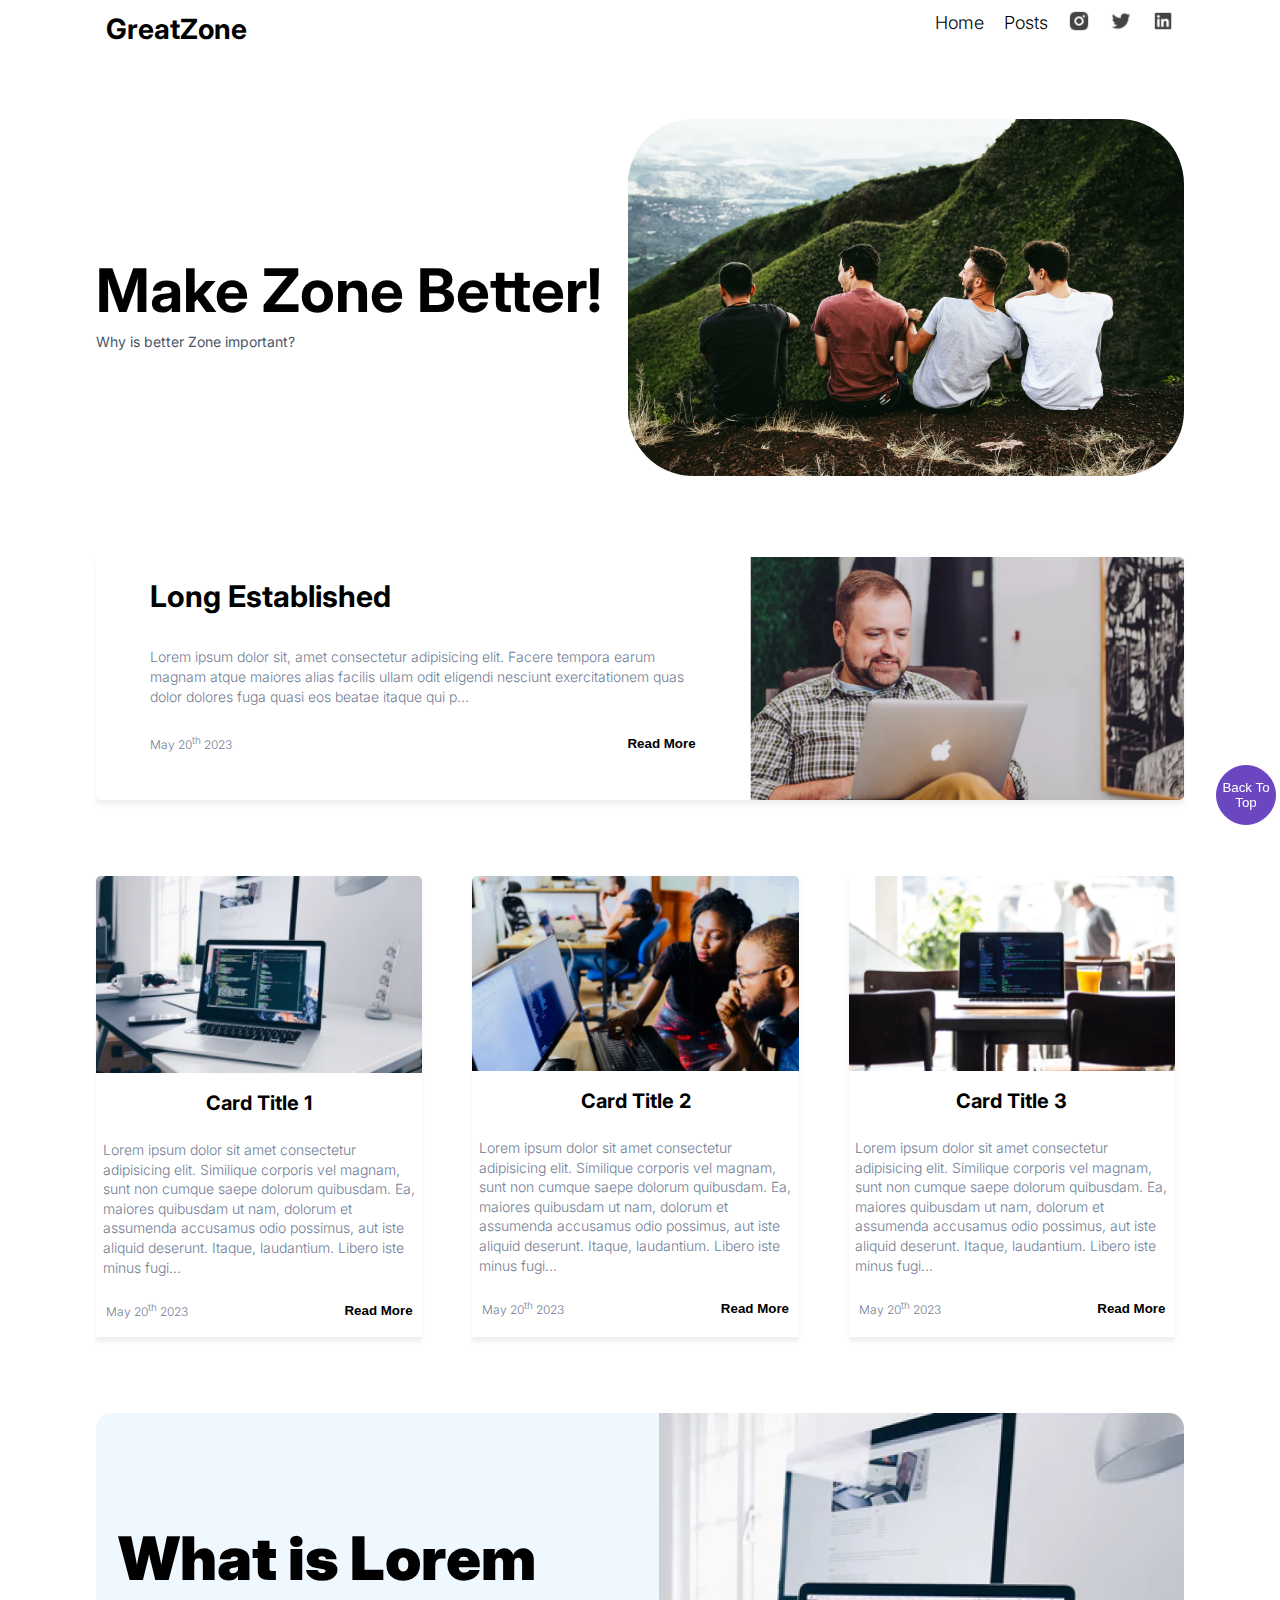
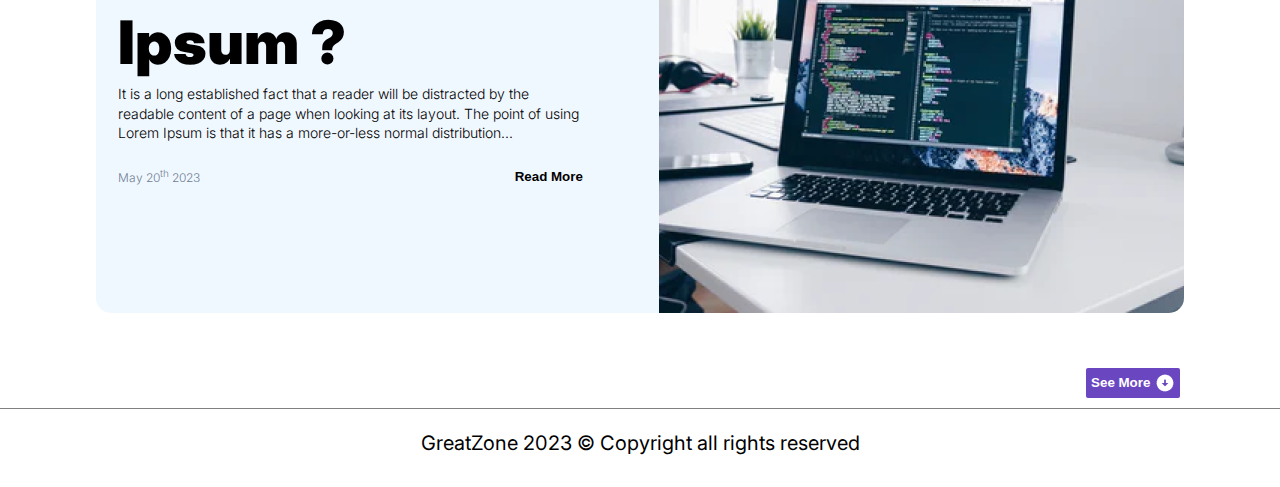
<file: Blog Website(P9)/index.html>
<!DOCTYPE html>
<html lang="en">
  <head>
    <meta charset="UTF-8" />
    <meta http-equiv="X-UA-Compatible" content="IE=edge" />
    <meta name="viewport" content="width=device-width, initial-scale=1.0" />
    <title>Blog Website | GreatZone</title>
    <link rel="stylesheet" href="style.css" />
  </head>
  <body>
    <header>
      <nav>
        <h1>GreatZone</h1>
        <ul>
          <li>
            <a href="#"> Home </a>
          </li>
          <li>
            <a href="about.html"> Posts </a>
          </li>
          <li>
            <img src="assets/icons/instagram.png" alt="instagram" />
          </li>
          <li>
            <img src="assets/icons/twitter.png" alt="twitter" />
          </li>
          <li>
            <img src="assets/icons/linkedin.png" alt="linkedin" />
          </li>
        </ul>
      </nav>
    </header>
    <a href="#top">
      <button class="back_to_top">Back To Top</button>
    </a>
    <main class="index-main" id="top">
      <section class="index-hero">
        <div class="hero-text">
          <div class="hero-title">Make Zone Better!</div>
          <div class="hero-desc">Why is better Zone important?</div>
        </div>
        <div class="hero-img_container">
          <img src="assets/images/hero.png" alt="hero" class="hero-img" />
        </div>
      </section>
      <section class="cardsbar">
        <section class="card-main">
          <div class="card-main-text">
            <h3 class="card-title">Long Established</h3>
            <div class="card-desc">
              Lorem ipsum dolor sit, amet consectetur adipisicing elit. Facere
              tempora earum magnam atque maiores alias facilis ullam odit
              eligendi nesciunt exercitationem quas dolor dolores fuga quasi eos
              beatae itaque qui p...
            </div>
            <div class="card-footer">
              <div class="card-date">May 20<sup>th</sup> 2023</div>
              <button class="read_more">Read More</button>
            </div>
          </div>
          <img
            src="assets/images/long-card.png"
            alt="long-card"
            class="card-img"
          />
        </section>
        <section class="cards-others">
          <section class="card-other">
            <img src="assets/images/card1.png" alt="card1" />
            <div class="card-other-title">Card Title 1</div>
            <div class="card-other-desc">
              Lorem ipsum dolor sit amet consectetur adipisicing elit. Similique
              corporis vel magnam, sunt non cumque saepe dolorum quibusdam. Ea,
              maiores quibusdam ut nam, dolorum et assumenda accusamus odio
              possimus, aut iste aliquid deserunt. Itaque, laudantium. Libero
              iste minus fugi...
            </div>
            <div class="card-footer">
              <div class="card-date">May 20<sup>th</sup> 2023</div>
              <button class="read_more">Read More</button>
            </div>
          </section>
          <section class="card-other">
            <img src="assets/images/card2.png" alt="card2" />
            <div class="card-other-title">Card Title 2</div>
            <div class="card-other-desc">
              Lorem ipsum dolor sit amet consectetur adipisicing elit. Similique
              corporis vel magnam, sunt non cumque saepe dolorum quibusdam. Ea,
              maiores quibusdam ut nam, dolorum et assumenda accusamus odio
              possimus, aut iste aliquid deserunt. Itaque, laudantium. Libero
              iste minus fugi...
            </div>
            <div class="card-footer">
              <div class="card-date">May 20<sup>th</sup> 2023</div>
              <button class="read_more">Read More</button>
            </div>
          </section>
          <section class="card-other">
            <img src="assets/images/card3.png" alt="card3" />
            <div class="card-other-title">Card Title 3</div>
            <div class="card-other-desc">
              Lorem ipsum dolor sit amet consectetur adipisicing elit. Similique
              corporis vel magnam, sunt non cumque saepe dolorum quibusdam. Ea,
              maiores quibusdam ut nam, dolorum et assumenda accusamus odio
              possimus, aut iste aliquid deserunt. Itaque, laudantium. Libero
              iste minus fugi...
            </div>
            <div class="card-footer">
              <div class="card-date">May 20<sup>th</sup> 2023</div>
              <button class="read_more">Read More</button>
            </div>
          </section>
        </section>
        <section class="card-hero">
          <div class="card-hero-text">
            <div class="card-hero-title">What is Lorem Ipsum ?</div>
            <div class="card-hero-desc">
              It is a long established fact that a reader will be distracted by
              the readable content of a page when looking at its layout. The
              point of using Lorem Ipsum is that it has a more-or-less normal
              distribution...
            </div>
            <div class="card-footer">
              <div class="card-date">May 20<sup>th</sup> 2023</div>
              <button class="read_more">Read More</button>
            </div>
          </div>
          <img src="assets/images/long-big-card.png" alt="long-big-card" />
        </section>
      </section>
      <button class="see_more">
        <div class="content">
          <div class="text">See More</div>
          <img
            src="assets/icons/arrow-down-circle-fill.png"
            alt="arrow-down-circle-fill"
          />
        </div>
      </button>
    </main>
    <footer>
      <div class="text">
        GreatZone 2023 &copy; Copyright all rights reserved
      </div>
    </footer>
  </body>
</html>
</file>
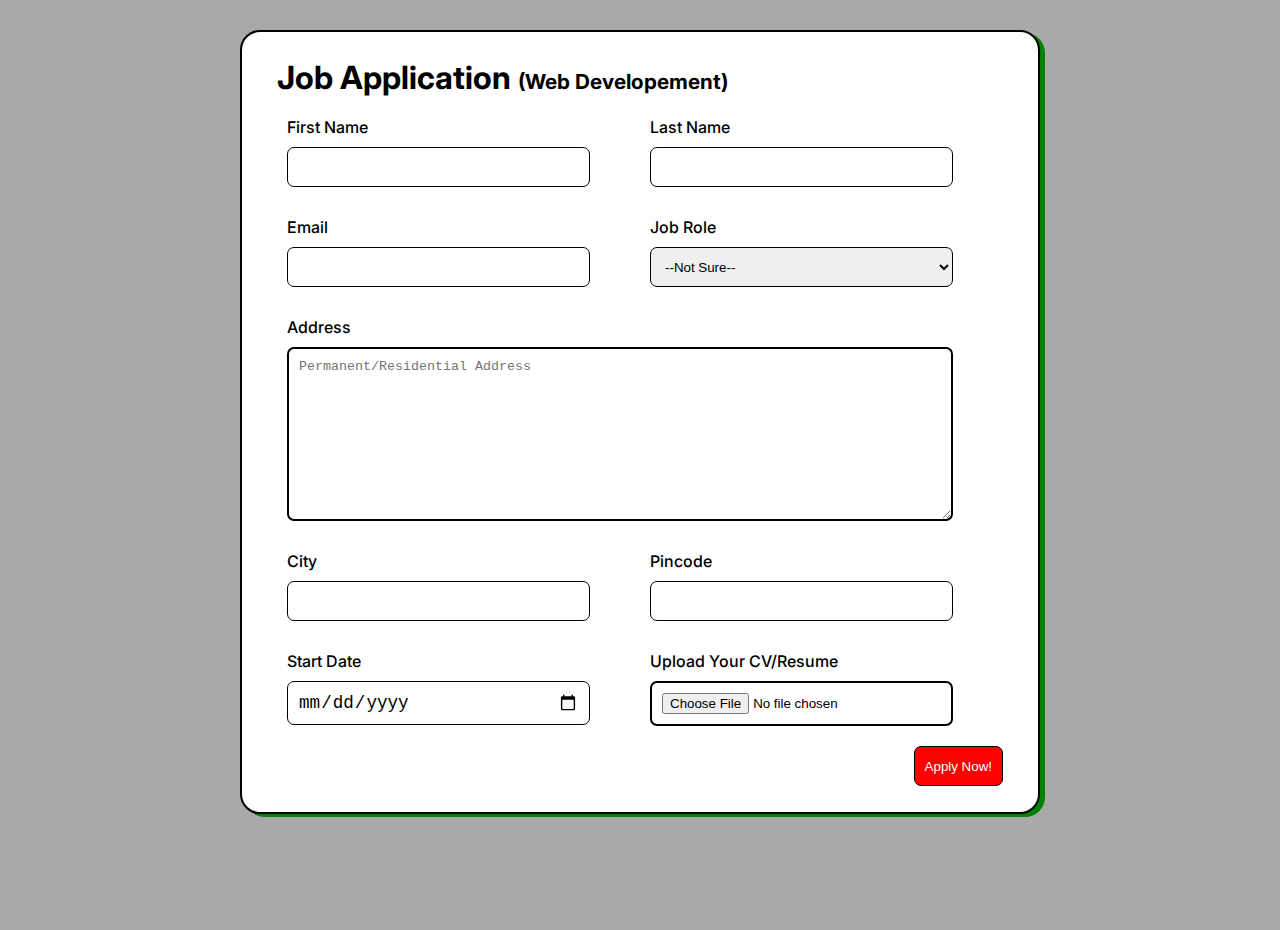
<file: Job Application(P2)/index.html>
<!DOCTYPE html>
<html lang="en">
  <head>
    <meta charset="UTF-8" />
    <meta http-equiv="X-UA-Compatible" content="IE=edge" />
    <meta name="viewport" content="width=device-width, initial-scale=1.0" />
    <title>Job Application Form</title>
    <link rel="stylesheet" href="style.css" />
  </head>
  <body>
    <div class="container">
      <div class="content">
        <h1>
          Job Application <span class="inner_heading">(Web Developement)</span>
        </h1>
        <section class="main_content">
          <form action="back.php" method="get">
            <div class="inner_form">
              <div class="block">
                <label for="firstname">First Name</label>
                <input required type="text" name="" id="firstname" />
              </div>
              <div class="block">
                <label for="lastname">Last Name</label>
                <input required type="text" name="" id="lastname" />
              </div>
              <div class="block">
                <label for="email">Email</label>
                <input required type="text" name="" id="email" />
              </div>
              <div class="block">
                <label for="jobrole">Job Role</label>
                <select name="jobrole" name="" id="jobrole">
                  <option value="--Not Sure--">--Not Sure--</option>
                  <option value="FrontEnd Engineer">FrontEnd Engineer</option>
                  <option value="Backend Engineer">Backend Engineer</option>
                  <option value="FullStack Web Developer">
                    FullStack Web Developer
                  </option>
                  <option value="DevOPS/DevTEST">DevOPS/DevTEST</option>
                </select>
              </div>
              <div class="block input_address">
                <label for="address">Address</label>
                <textarea
                  name=""
                  id="address"
                  rows="10"
                  placeholder="Permanent/Residential Address"
                ></textarea>
              </div>
              <div class="block">
                <label for="city">City</label>
                <input required type="text" id="city" />
              </div>
              <div class="block">
                <label for="pincode">Pincode</label>
                <input required type="text" id="pincode" />
              </div>
              <div class="block">
                <label for="startdate">Start Date</label>
                <input required type="date" id="startdate" />
              </div>
              <div class="block">
                <label for="cv">Upload Your CV/Resume</label>
                <input required type="file" id="cv" />
              </div>
            </div>
            <div class="submit">
              <input type="submit" value="Apply Now!" />
            </div>
          </form>
        </section>
      </div>
    </div>
  </body>
</html>
</file>
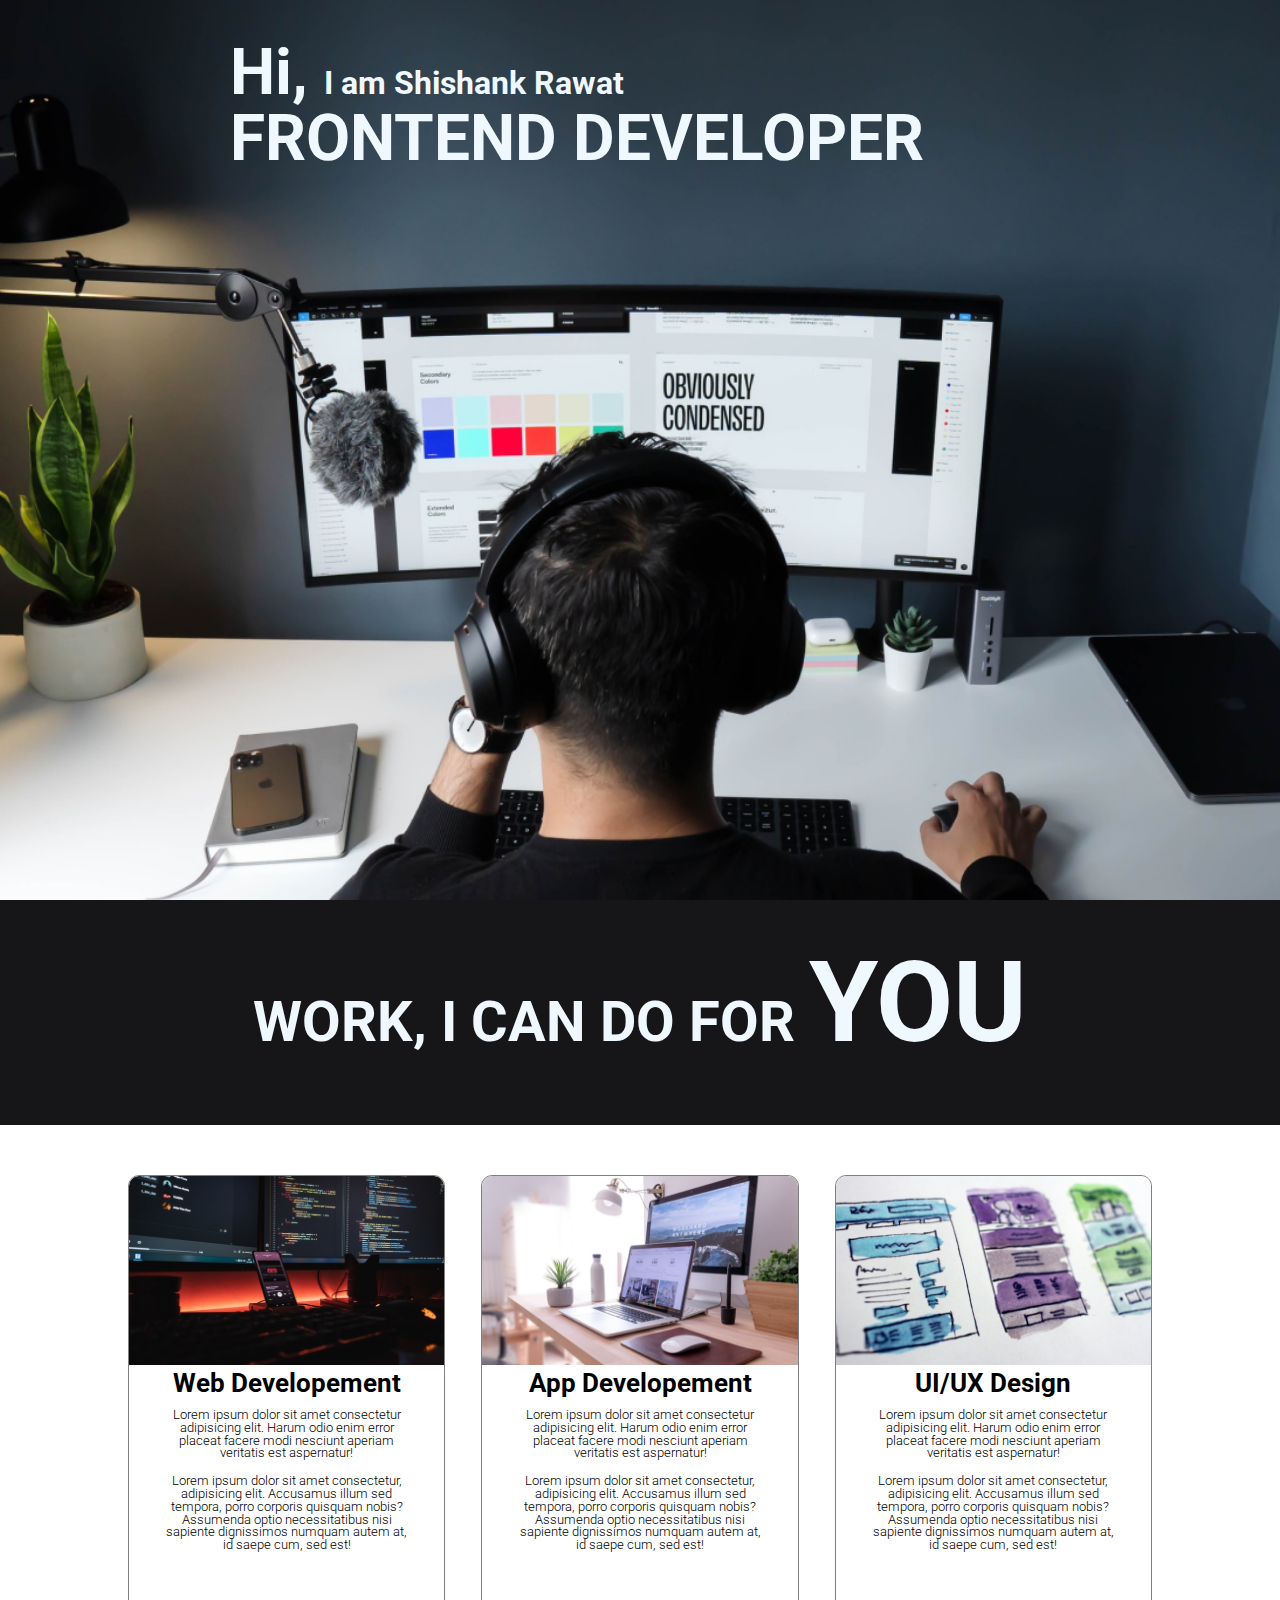
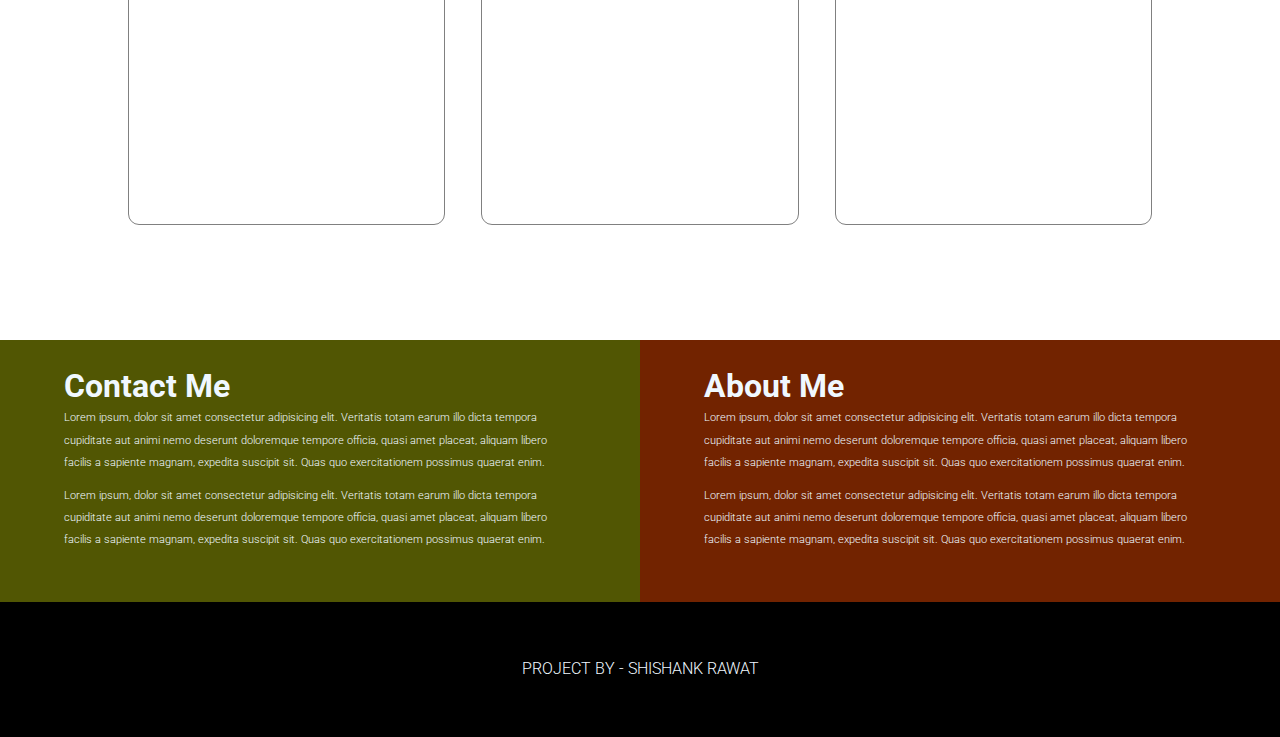
<file: Landing Page(P4)/index.html>
<!DOCTYPE html>
<html lang="en">
  <head>
    <meta charset="UTF-8" />
    <meta http-equiv="X-UA-Compatible" content="IE=edge" />
    <meta name="viewport" content="width=device-width, initial-scale=1.0" />
    <title>Landing Page | Shishank</title>
    <link rel="stylesheet" href="style.css" />
  </head>
  <body>
    <div class="container">
      <div class="info">
        <h1>Hi, <span class="smalltext"> I am Shishank Rawat</span></h1>
        <h1>FRONTEND DEVELOPER</h1>
      </div>
      <div class="img_container"></div>
      <section class="slogan">
        <h3>work, i can do for <span class="bigtext">you</span></h3>
      </section>
      <section class="work">
        <div class="work-display">
          <div class="work-unit">
            <img src="assets/mobile.png" alt="mobile" />
            <div class="work-text">
              <h6>Web Developement</h6>
              <p>
                Lorem ipsum dolor sit amet consectetur adipisicing elit. Harum
                odio enim error placeat facere modi nesciunt aperiam veritatis
                est aspernatur!
              </p>
              <p>
                Lorem ipsum dolor sit amet consectetur, adipisicing elit.
                Accusamus illum sed tempora, porro corporis quisquam nobis?
                Assumenda optio necessitatibus nisi sapiente dignissimos numquam
                autem at, id saepe cum, sed est!
              </p>
            </div>
          </div>
          <div class="work-unit">
            <img src="assets/web.png" alt="web" />
            <div class="work-text">
              <h6>App Developement</h6>
              <p>
                Lorem ipsum dolor sit amet consectetur adipisicing elit. Harum
                odio enim error placeat facere modi nesciunt aperiam veritatis
                est aspernatur!
              </p>
              <p>
                Lorem ipsum dolor sit amet consectetur, adipisicing elit.
                Accusamus illum sed tempora, porro corporis quisquam nobis?
                Assumenda optio necessitatibus nisi sapiente dignissimos numquam
                autem at, id saepe cum, sed est!
              </p>
            </div>
          </div>
          <div class="work-unit">
            <img src="assets/uiux.png" alt="uiux" />
            <div class="work-text">
              <h6>UI/UX Design</h6>
              <p>
                Lorem ipsum dolor sit amet consectetur adipisicing elit. Harum
                odio enim error placeat facere modi nesciunt aperiam veritatis
                est aspernatur!
              </p>
              <p>
                Lorem ipsum dolor sit amet consectetur, adipisicing elit.
                Accusamus illum sed tempora, porro corporis quisquam nobis?
                Assumenda optio necessitatibus nisi sapiente dignissimos numquam
                autem at, id saepe cum, sed est!
              </p>
            </div>
          </div>
        </div>
      </section>
      <section class="footer">
        <div class="footer-unit contact">
          <h6>Contact Me</h6>
          <p>
            Lorem ipsum, dolor sit amet consectetur adipisicing elit. Veritatis
            totam earum illo dicta tempora cupiditate aut animi nemo deserunt
            doloremque tempore officia, quasi amet placeat, aliquam libero
            facilis a sapiente magnam, expedita suscipit sit. Quas quo
            exercitationem possimus quaerat enim.
          </p>
          <p>
            Lorem ipsum, dolor sit amet consectetur adipisicing elit. Veritatis
            totam earum illo dicta tempora cupiditate aut animi nemo deserunt
            doloremque tempore officia, quasi amet placeat, aliquam libero
            facilis a sapiente magnam, expedita suscipit sit. Quas quo
            exercitationem possimus quaerat enim.
          </p>
          
        </div>
        <div class="footer-unit about">
            <h6>About Me</h6>
            <p>
              Lorem ipsum, dolor sit amet consectetur adipisicing elit. Veritatis
              totam earum illo dicta tempora cupiditate aut animi nemo deserunt
              doloremque tempore officia, quasi amet placeat, aliquam libero
              facilis a sapiente magnam, expedita suscipit sit. Quas quo
              exercitationem possimus quaerat enim.
            </p>
            <p>
              Lorem ipsum, dolor sit amet consectetur adipisicing elit. Veritatis
              totam earum illo dicta tempora cupiditate aut animi nemo deserunt
              doloremque tempore officia, quasi amet placeat, aliquam libero
              facilis a sapiente magnam, expedita suscipit sit. Quas quo
              exercitationem possimus quaerat enim.
            </p>
          </div>
      </section>
      <section class="end">
        project by - shishank rawat
      </section>
    </div>
  </body>
</html>
</file>
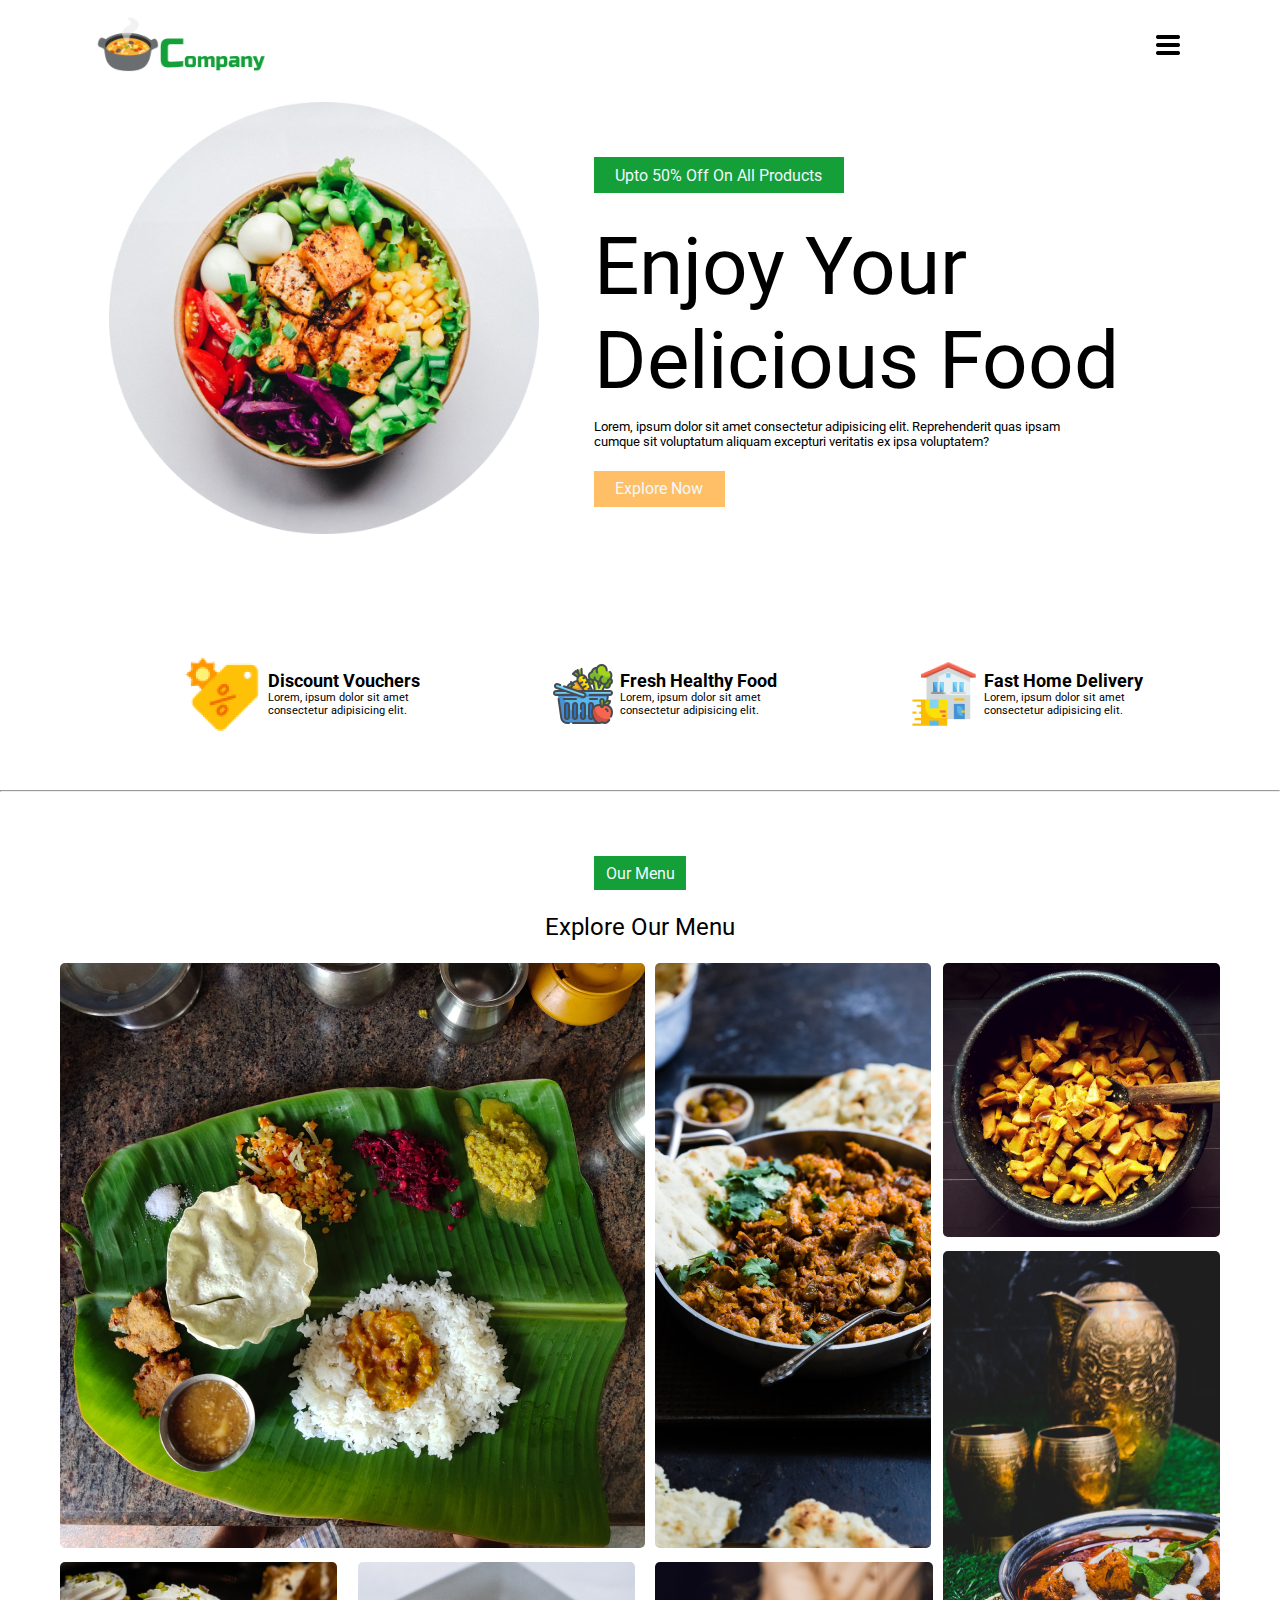
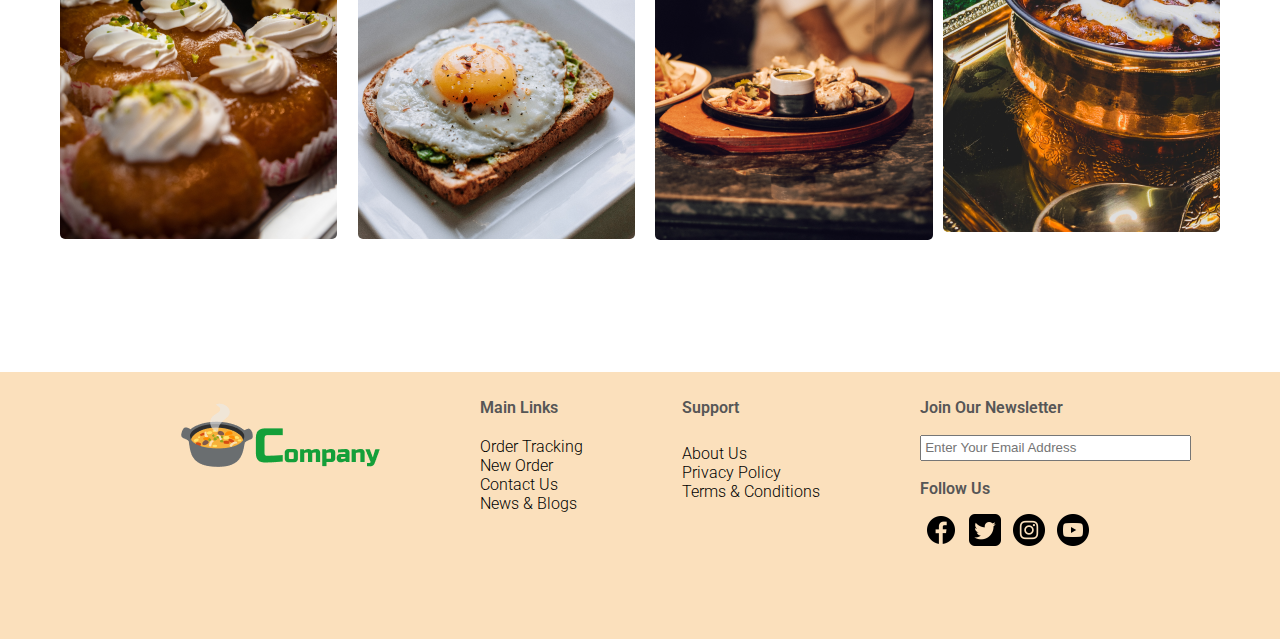
<file: Restraunt Website(P5)/index.html>
<!DOCTYPE html>
<html lang="en">
  <head>
    <meta charset="UTF-8" />
    <meta http-equiv="X-UA-Compatible" content="IE=edge" />
    <meta name="viewport" content="width=device-width, initial-scale=1.0" />
    <title>Restraunt Website | Company</title>
    <link rel="stylesheet" href="style.css" />
  </head>
  <body>
    <nav class="container">
      <div class="top">
        <img class="logo-img" src="assets/icons/logo.png" alt="logo" />
        <img class="navicon" src="assets/icons/navicon.png" alt="navicon" />
      </div>
    </nav>
    <div class="hero container">
      <img
        class="hero-img"
        src="assets/images/hero_image.png"
        alt="hero_image"
      />
      <div class="hero-text">
        <div class="hero-offers">Upto 50% off on all products</div>
        <div class="hero-title">enjoy your delicious food</div>
        <div class="hero-filler_text">
          Lorem, ipsum dolor sit amet consectetur adipisicing elit.
          Reprehenderit quas ipsam cumque sit voluptatum aliquam excepturi
          veritatis ex ipsa voluptatem?
        </div>
        <div class="hero-explore">explore now</div>
      </div>
    </div>
    <div class="cards container">
      <div class="card">
        <img class="card-img" src="assets/icons/discount.png" alt="discount" />
        <div class="card-text">
          <div class="card-title">discount vouchers</div>
          <div class="card-filler_text">
            Lorem, ipsum dolor sit amet consectetur adipisicing elit.
          </div>
        </div>
      </div>
      <div class="card">
        <img class="card-img" src="assets/icons/fresh.png" alt="fresh.png" />
        <div class="card-text">
          <div class="card-title">fresh healthy food</div>
          <div class="card-filler_text">
            Lorem, ipsum dolor sit amet consectetur adipisicing elit.
          </div>
        </div>
      </div>
      <div class="card">
        <img class="card-img" src="assets/icons/delivery.png" alt=delivery.png"
        />
        <div class="card-text">
          <div class="card-title">fast home delivery</div>
          <div class="card-filler_text">
            Lorem, ipsum dolor sit amet consectetur adipisicing elit.
          </div>
        </div>
      </div>
    </div>
    <hr />
    <div class="menu">
      <div class="menu-button">our menu</div>
      <div class="menu-explore">explore our menu</div>
    </div>
    <div class="menu-collage">
      <div class="item1">
        <img src="assets/images/grid_image1.png" alt="grid_image1" />
      </div>
      <div class="item2">
        <img src="assets/images/grid_image2.png" alt="grid_image2" />
      </div>
      <div class="item3">
        <img src="assets/images/grid_image3.png" alt="grid_image3" />
      </div>
      <div class="item4">
        <img src="assets/images/grid_image4.png" alt="grid_image4" />
      </div>
      <div class="item5">
        <img src="assets/images/grid_image5.png" alt="grid_image5" />
      </div>
      <div class="item6">
        <img src="assets/images/grid_image6.png" alt="grid_image6" />
      </div>
      <div class="item7">
        <img src="assets/images/grid_image7.png" alt="grid_image7" />
      </div>
    </div>
    <div class="footer">
      <div class="footer-wrapper">
        <div class="logo-img footer-block">
          <img src="assets/icons/logo.png" alt="logo  " />
        </div>
        <div class="footer-block">
          <div class="footer-content">
            <div class="footer-title">Main Links</div>
            <div class="footer-links">
              <div class="footer-link">Order Tracking</div>
              <div class="footer-link">New Order</div>
              <div class="footer-link">Contact Us</div>
              <div class="footer-link">News & Blogs</div>
            </div>
          </div>
        </div>
        <div class="footer-block">
          <div class="footer-content">
            <div class="footer-title">Support</div>
            <div class="footer-links">
              <div class="footer-link">About Us</div>
              <div class="footer-link">Privacy Policy</div>
              <div class="footer-link">Terms & Conditions</div>
            </div>
          </div>
        </div>
        <div class="footer-block">
          <div class="footer-content">
            <div class="footer-title">Join Our Newsletter</div>
            <form action="back.php" method="get" class="footer-form">
              <input type="email" name="" id="mail" placeholder="Enter Your Email Address" />
            </form>
            <div class="footer-title">Follow Us</div>
            <div class="footer-icons">
              <img src="assets/icons/facebook.png" alt="facebook" class="footer-icon">
              <img src="assets/icons/twitter.png" alt="twitter" class="footer-icon">
              <img src="assets/icons/instagram.png" alt="instagram" class="footer-icon">
              <img src="assets/icons/youtube.png" alt="youtube" class="footer-icon">
            </div>
          </div>
        </div>
      </div>
    </div>
  </body>
</html>
</file>
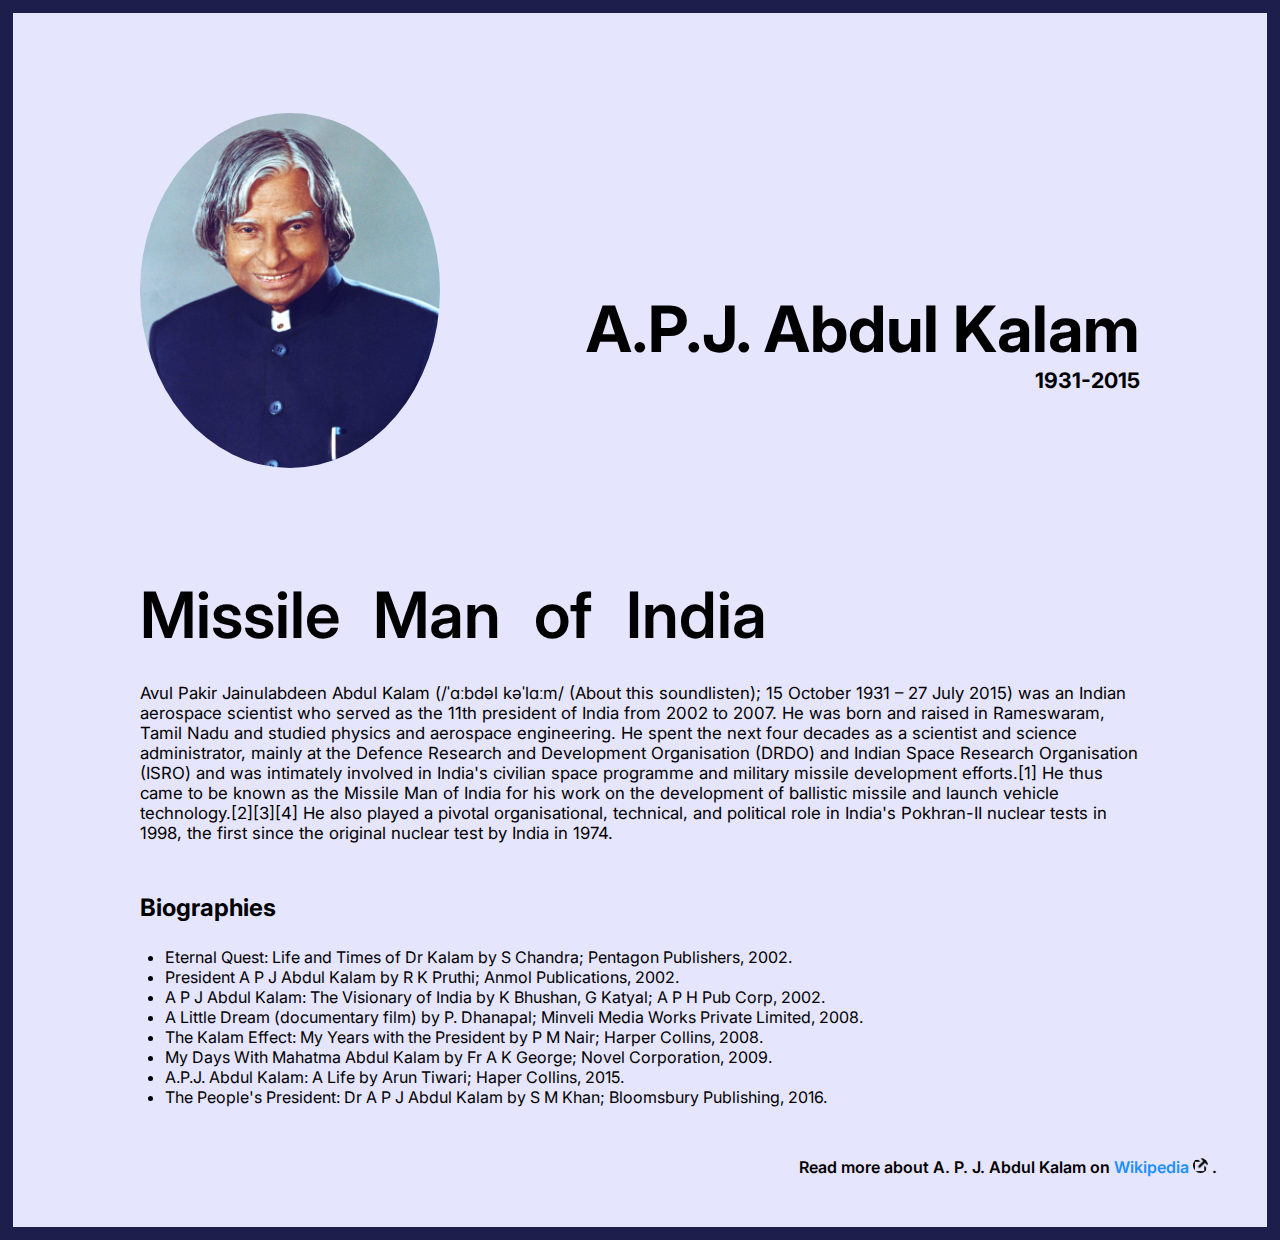
<file: Tribute Page/index.html>
<!DOCTYPE html>
<html lang="en">
  <head>
    <meta charset="UTF-8" />
    <meta http-equiv="X-UA-Compatible" content="IE=edge" />
    <meta name="viewport" content="width=device-width, initial-scale=1.0" />
    <title>Tribute Page | APJ Sir</title>
    <link href="style.css" rel="stylesheet" />
  </head>
  <body>
    <div class="container">
      <div class="content">
        <section class="top_section">
          <div class="img_container">
            <img src="assets/apj.jpg" alt="apj" width="300px" height="320px" />
          </div>
          <div>
            <h1>a.p.j. abdul kalam</h1>
            <h6>1931-2015</h6>
          </div>
        </section>
        <section class="main_section">
          <h2>Missile Man of India</h2>
          <p>
            Avul Pakir Jainulabdeen Abdul Kalam (/ˈɑːbdəl kəˈlɑːm/ (About this
            soundlisten); 15 October 1931 – 27 July 2015) was an Indian
            aerospace scientist who served as the 11th president of India from
            2002 to 2007. He was born and raised in Rameswaram, Tamil Nadu and
            studied physics and aerospace engineering. He spent the next four
            decades as a scientist and science administrator, mainly at the
            Defence Research and Development Organisation (DRDO) and Indian
            Space Research Organisation (ISRO) and was intimately involved in
            India's civilian space programme and military missile development
            efforts.[1] He thus came to be known as the Missile Man of India for
            his work on the development of ballistic missile and launch vehicle
            technology.[2][3][4] He also played a pivotal organisational,
            technical, and political role in India's Pokhran-II nuclear tests in
            1998, the first since the original nuclear test by India in 1974.
          </p>
        </section>
        <section class="bottom_section">
          <h3>Biographies</h3>
          <div class="refrences">
            <ul>
              <li>
                Eternal Quest: Life and Times of Dr Kalam by S Chandra; Pentagon
                Publishers, 2002.
              </li>
              <li>
                President A P J Abdul Kalam by R K Pruthi; Anmol Publications,
                2002.
              </li>
              <li>
                A P J Abdul Kalam: The Visionary of India by K Bhushan, G
                Katyal; A P H Pub Corp, 2002.
              </li>
              <li>
                A Little Dream (documentary film) by P. Dhanapal; Minveli Media
                Works Private Limited, 2008.
              </li>
              <li>
                The Kalam Effect: My Years with the President by P M Nair;
                Harper Collins, 2008.
              </li>
              <li>
                My Days With Mahatma Abdul Kalam by Fr A K George; Novel
                Corporation, 2009.
              </li>
              <li>
                A.P.J. Abdul Kalam: A Life by Arun Tiwari; Haper Collins, 2015.
              </li>
              <li>
                The People's President: Dr A P J Abdul Kalam by S M Khan;
                Bloomsbury Publishing, 2016.
              </li>
            </ul>
          </div>
        </section>
      </div>
      <div class="footer">
        Read more about A. P. J. Abdul Kalam on
        <a
          href="https://en.wikipedia.org/wiki/A._P._J._Abdul_Kalam"
          target="_blank"
          >Wikipedia
          <img src="assets/go_to.png" alt="go_to" /> </a
        >.
      </div>
    </div>
  </body>
</html>
</file>
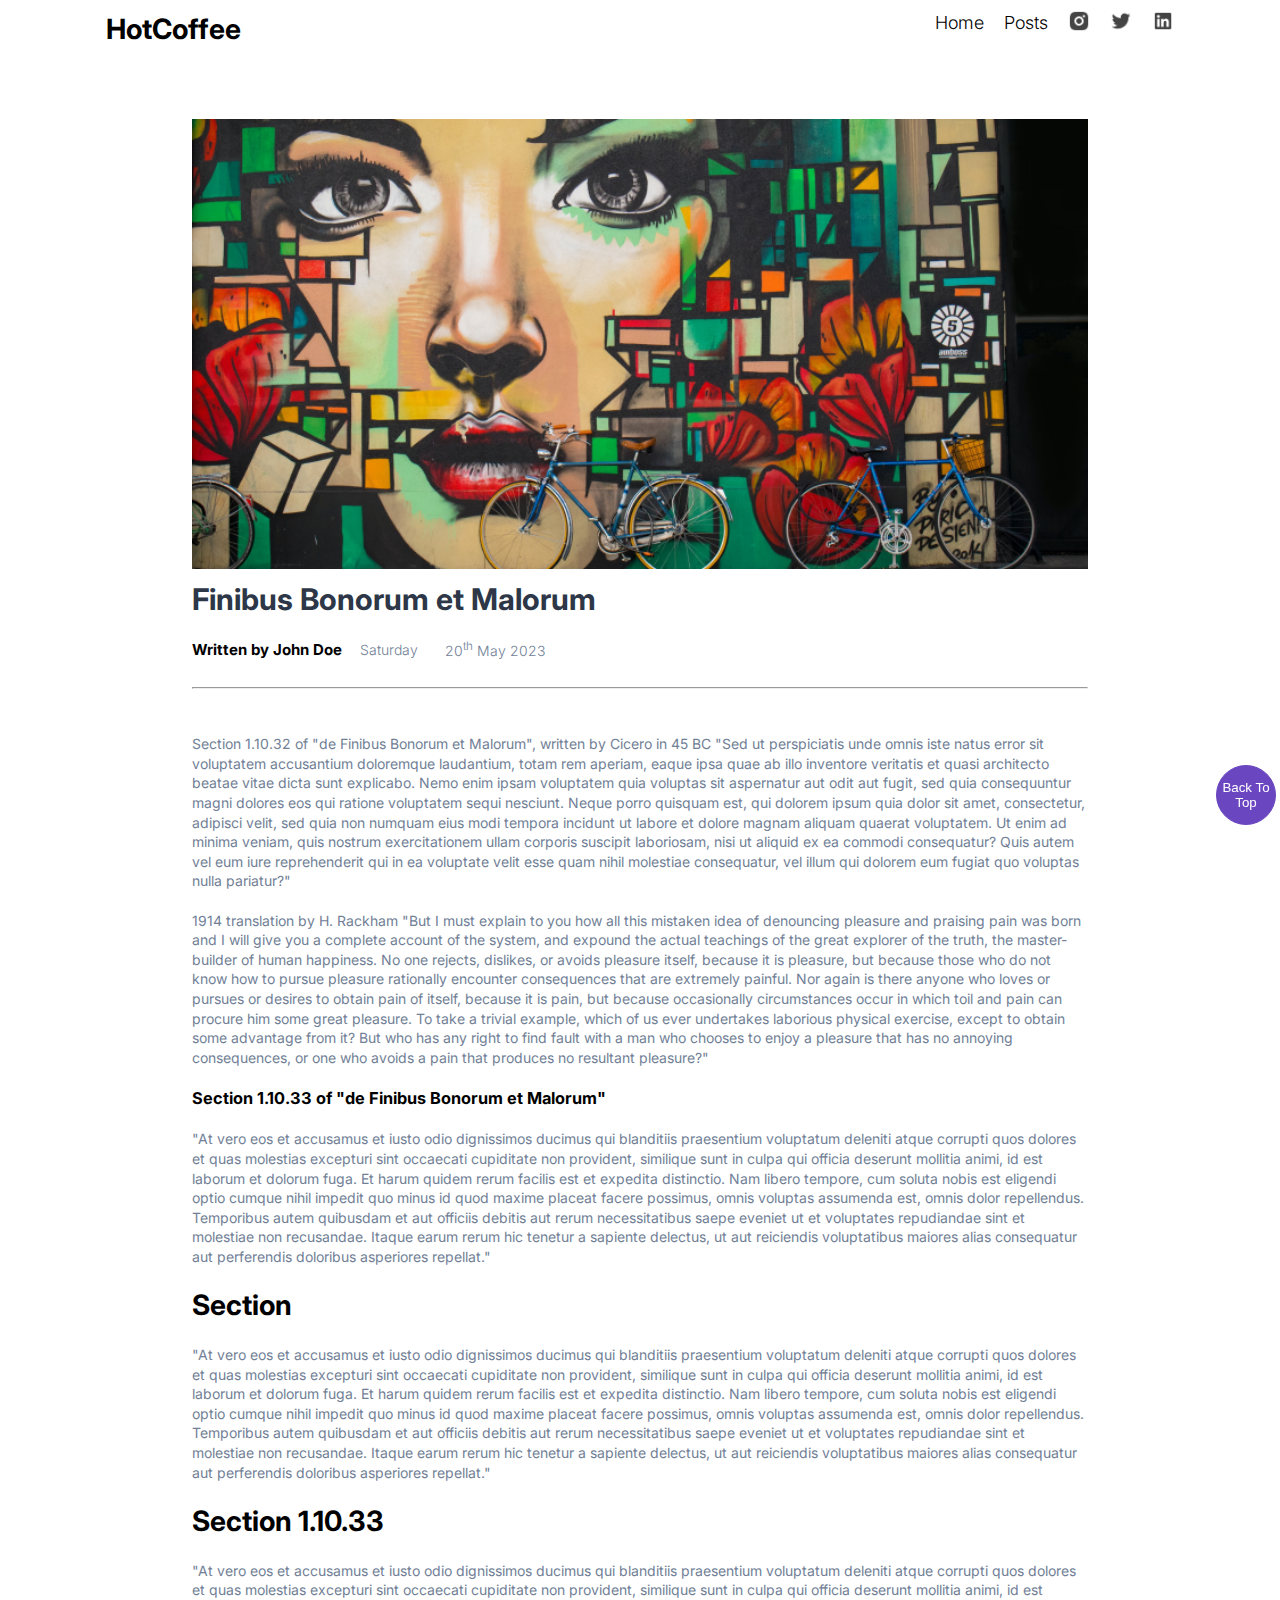
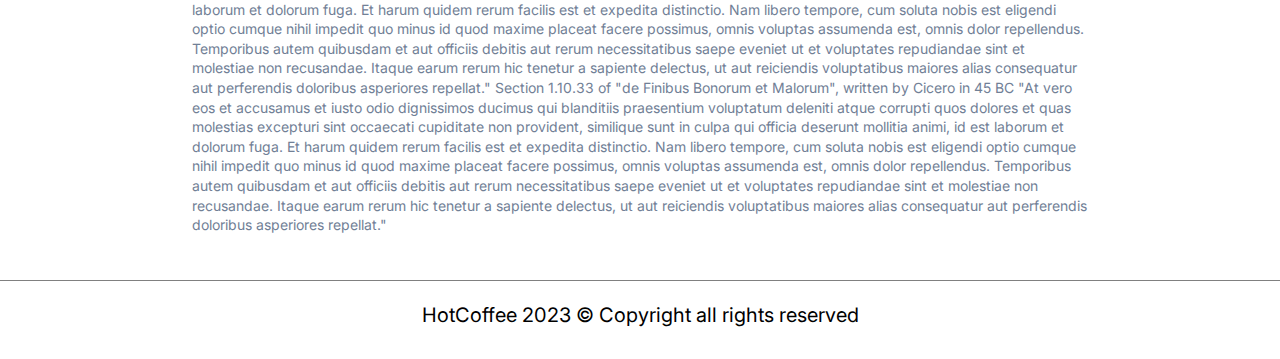
<file: Blog Website(P9)/about.html>
<!DOCTYPE html>
<html lang="en">
  <head>
    <meta charset="UTF-8" />
    <meta http-equiv="X-UA-Compatible" content="IE=edge" />
    <meta name="viewport" content="width=device-width, initial-scale=1.0" />
    <title>Blog Website | HotCoffee</title>
    <link rel="stylesheet" href="style.css" />
  </head>
  <body>
    <header>
      <nav>
        <h1>HotCoffee</h1>
        <ul>
          <li>
            <a href="index.html"> Home </a>
          </li>
          <li>
            <a href="#"> Posts </a>
          </li>
          <li>
            <img src="assets/icons/instagram.png" alt="instagram" />
          </li>
          <li>
            <img src="assets/icons/twitter.png" alt="twitter" />
          </li>
          <li>
            <img src="assets/icons/linkedin.png" alt="linkedin" />
          </li>
        </ul>
      </nav>
    </header>
    <a href="#top">
      <button class="back_to_top">Back To Top</button>
    </a>
    <main class="about-main" id="top">
      <section class="about-hero">
        <img src="assets/images/banner.png" alt="banner" />
        <h1>Finibus Bonorum et Malorum</h1>
        <div class="credits">
          <div class="writer">Written by John Doe</div>
          <div class="day">Saturday</div>
          <div class="date">20<sup>th</sup> May 2023</div>
        </div>
      </section>
      <hr />
      <div class="about-content">
        <p>
          Section 1.10.32 of "de Finibus Bonorum et Malorum", written by Cicero
          in 45 BC "Sed ut perspiciatis unde omnis iste natus error sit
          voluptatem accusantium doloremque laudantium, totam rem aperiam, eaque
          ipsa quae ab illo inventore veritatis et quasi architecto beatae vitae
          dicta sunt explicabo. Nemo enim ipsam voluptatem quia voluptas sit
          aspernatur aut odit aut fugit, sed quia consequuntur magni dolores eos
          qui ratione voluptatem sequi nesciunt. Neque porro quisquam est, qui
          dolorem ipsum quia dolor sit amet, consectetur, adipisci velit, sed
          quia non numquam eius modi tempora incidunt ut labore et dolore magnam
          aliquam quaerat voluptatem. Ut enim ad minima veniam, quis nostrum
          exercitationem ullam corporis suscipit laboriosam, nisi ut aliquid ex
          ea commodi consequatur? Quis autem vel eum iure reprehenderit qui in
          ea voluptate velit esse quam nihil molestiae consequatur, vel illum
          qui dolorem eum fugiat quo voluptas nulla pariatur?"
        </p>
        <br />
        <p>
          1914 translation by H. Rackham "But I must explain to you how all this
          mistaken idea of denouncing pleasure and praising pain was born and I
          will give you a complete account of the system, and expound the actual
          teachings of the great explorer of the truth, the master-builder of
          human happiness. No one rejects, dislikes, or avoids pleasure itself,
          because it is pleasure, but because those who do not know how to
          pursue pleasure rationally encounter consequences that are extremely
          painful. Nor again is there anyone who loves or pursues or desires to
          obtain pain of itself, because it is pain, but because occasionally
          circumstances occur in which toil and pain can procure him some great
          pleasure. To take a trivial example, which of us ever undertakes
          laborious physical exercise, except to obtain some advantage from it?
          But who has any right to find fault with a man who chooses to enjoy a
          pleasure that has no annoying consequences, or one who avoids a pain
          that produces no resultant pleasure?"
        </p>
        <br />
        <h3>Section 1.10.33 of "de Finibus Bonorum et Malorum"</h3>
        <br />
        <p>
          "At vero eos et accusamus et iusto odio dignissimos ducimus qui
          blanditiis praesentium voluptatum deleniti atque corrupti quos dolores
          et quas molestias excepturi sint occaecati cupiditate non provident,
          similique sunt in culpa qui officia deserunt mollitia animi, id est
          laborum et dolorum fuga. Et harum quidem rerum facilis est et expedita
          distinctio. Nam libero tempore, cum soluta nobis est eligendi optio
          cumque nihil impedit quo minus id quod maxime placeat facere possimus,
          omnis voluptas assumenda est, omnis dolor repellendus. Temporibus
          autem quibusdam et aut officiis debitis aut rerum necessitatibus saepe
          eveniet ut et voluptates repudiandae sint et molestiae non recusandae.
          Itaque earum rerum hic tenetur a sapiente delectus, ut aut reiciendis
          voluptatibus maiores alias consequatur aut perferendis doloribus
          asperiores repellat."
        </p>
        <br />
        <h1>Section</h1>
        <br />
        <p>
          "At vero eos et accusamus et iusto odio dignissimos ducimus qui
          blanditiis praesentium voluptatum deleniti atque corrupti quos dolores
          et quas molestias excepturi sint occaecati cupiditate non provident,
          similique sunt in culpa qui officia deserunt mollitia animi, id est
          laborum et dolorum fuga. Et harum quidem rerum facilis est et expedita
          distinctio. Nam libero tempore, cum soluta nobis est eligendi optio
          cumque nihil impedit quo minus id quod maxime placeat facere possimus,
          omnis voluptas assumenda est, omnis dolor repellendus. Temporibus
          autem quibusdam et aut officiis debitis aut rerum necessitatibus saepe
          eveniet ut et voluptates repudiandae sint et molestiae non recusandae.
          Itaque earum rerum hic tenetur a sapiente delectus, ut aut reiciendis
          voluptatibus maiores alias consequatur aut perferendis doloribus
          asperiores repellat."
        </p>
        <br />
        <h1>Section 1.10.33</h1>
        <br />
        <p>
          "At vero eos et accusamus et iusto odio dignissimos ducimus qui
          blanditiis praesentium voluptatum deleniti atque corrupti quos dolores
          et quas molestias excepturi sint occaecati cupiditate non provident,
          similique sunt in culpa qui officia deserunt mollitia animi, id est
          laborum et dolorum fuga. Et harum quidem rerum facilis est et expedita
          distinctio. Nam libero tempore, cum soluta nobis est eligendi optio
          cumque nihil impedit quo minus id quod maxime placeat facere possimus,
          omnis voluptas assumenda est, omnis dolor repellendus. Temporibus
          autem quibusdam et aut officiis debitis aut rerum necessitatibus saepe
          eveniet ut et voluptates repudiandae sint et molestiae non recusandae.
          Itaque earum rerum hic tenetur a sapiente delectus, ut aut reiciendis
          voluptatibus maiores alias consequatur aut perferendis doloribus
          asperiores repellat." Section 1.10.33 of "de Finibus Bonorum et
          Malorum", written by Cicero in 45 BC "At vero eos et accusamus et
          iusto odio dignissimos ducimus qui blanditiis praesentium voluptatum
          deleniti atque corrupti quos dolores et quas molestias excepturi sint
          occaecati cupiditate non provident, similique sunt in culpa qui
          officia deserunt mollitia animi, id est laborum et dolorum fuga. Et
          harum quidem rerum facilis est et expedita distinctio. Nam libero
          tempore, cum soluta nobis est eligendi optio cumque nihil impedit quo
          minus id quod maxime placeat facere possimus, omnis voluptas assumenda
          est, omnis dolor repellendus. Temporibus autem quibusdam et aut
          officiis debitis aut rerum necessitatibus saepe eveniet ut et
          voluptates repudiandae sint et molestiae non recusandae. Itaque earum
          rerum hic tenetur a sapiente delectus, ut aut reiciendis voluptatibus
          maiores alias consequatur aut perferendis doloribus asperiores
          repellat."
        </p>
      </div>
    </main>
    <footer>
      <div class="text">
        HotCoffee 2023 &copy; Copyright all rights reserved
      </div>
    </footer>
  </body>
</html>
</file>
<file: Blog Website(P9)/style.css>
@import url("https://fonts.googleapis.com/css2?family=Inter:wght@100;300;400;500;600;700;900&display=swap");

* {
  padding: 0;
  margin: 0;
  box-sizing: border-box;
}

html {
  font-size: 62.5%;
}

html,
body {
  font-family: "Inter", sans-serif, monospace;
  line-height: 1.4;
  font-weight: 300;
  scroll-behavior: smooth;
}

body {
  font-size: 1.4rem;
}

ul {
  list-style-type: none;
}

header {
  position: sticky;
  top: 0;
  margin-top: 0;
  background-color: #fff;
  z-index: 1;
}

nav {
  display: flex;
  justify-content: space-between;
  padding: 1rem;
  max-width: 85vw;
  margin: 0 auto;
}

nav ul {
  display: flex;
  gap: 2rem;
}

nav h1,
nav ul li {
  cursor: pointer;
}

nav ul li {
  font-size: 1.8rem;
}

nav ul li img {
  height: 22px;
}

nav ul li:hover {
  border-bottom: gray 2px solid;
}

button {
  cursor: pointer;
}

button:hover {
  scale: calc(1.007);
  opacity: 0.7;
}

a {
  color: black;
  text-decoration: none;
}

a:hover,
a:active,
a:visited {
  color: black;
}

.back_to_top {
  position: sticky;
  top: 85%;
  left: 95%;
  border: 1px solid #6b46c1;
  background-color: #6b46c1;
  border-radius: 50%;
  width: 60px;
  height: 60px;
  color: white;
}

.index-main {
  margin: 0 auto;
  width: 85%;
}

.index-hero {
  margin: 0 auto;
  display: flex;
  justify-content: space-between;
  align-items: center;
}

.about-main {
  width: 70%;
  margin: 0 auto;
}

.about-hero {
  display: flex;
  flex-direction: column;
}

.about-hero h1 {
  font-size: 3rem;
  color: #2d3748;
  margin: 1% 0 2% 0;
}

.about-hero .credits {
  display: flex;
}

.credits {
  color: #718096;
  display: flex;
  align-items: center;
  margin-bottom: 3%;
}

.credits .writer {
  color: black;
  font-size: 1.5rem;
  font-weight: 700;
  margin-right: 2%;
}

.credits .day,
.credits .date {
  margin-right: 3%;
}

.about-content {
  margin: 5% 0;
  color: #718096;
  font-weight: 400;
}

.about-content h3 {
  color: black;
  font-weight: 700;
}

.about-content h1 {
  color: black;
  font-weight: 700;
}

.hero-title {
  font-size: 6rem;
  font-weight: 700;
}

.hero-desc {
  font-weight: 400;
  color: #4a5568;
  cursor: pointer;
}

.hero-img {
  border-radius: 65px;
}

.cardsbar {
  margin-top: 7%;
}

.card-main {
  display: flex;
  margin: 0 auto;
  justify-content: center;
  align-items: center;
  border-radius: 5px;
  box-shadow: 0px 5px 4px rgba(221, 221, 221, 0.45);
  transition: scale 0.7s;
}

.card-main-text {
  padding: 0 5%;
  color: #718096;
}

.card-title {
  font-size: 3rem;
  margin-bottom: 30px;
  font-weight: 700;
  color: black;
}

.card-footer {
  margin: 5% auto;
  display: flex;
  justify-content: space-between;
  font-size: 1.2rem;
}

.card-date {
  color: #718096;
}

.read_more {
  cursor: pointer;
  font-weight: 700;
  border: none;
  background-color: white;
}

.card-img {
  border-top-right-radius: 5px;
  border-bottom-right-radius: 5px;
  display: flex;
}

.cards-others {
  margin: 7% auto;
  display: flex;
  gap: 5rem;
}

.card-other {
  width: 30%;
  display: flex;
  flex-direction: column;
  box-shadow: 0px 5px 4px rgba(221, 221, 221, 0.45);
  transition: scale 1s;
}
.card-main:hover,
.card-other:hover {
  scale: calc(1.01);
}

.card-other img {
  border-radius: 5px 5px 0px 0px;
  width: 100%;
}

.card-other-title {
  font-size: 2rem;
  font-weight: 700;
  margin: 5% auto;
}

.card-other-desc {
  padding: 2%;
  color: #718096;
}

.card-other .card-footer {
  margin: 5% 3%;
  display: flex;
  justify-content: space-between;
  font-size: 1.2rem;
}

.card-hero {
  display: flex;
  align-items: center;
  gap: 5%;
  justify-content: space-around;
  background-color: aliceblue;
  border-radius: 15px;
}

.card-hero-text {
  margin: 0 2%;
}

.card-hero .read_more {
  background-color: aliceblue;
}

.card-hero img {
  border-radius: 0px 15px 15px 0px;
}

.card-hero-title {
  font-size: 6rem;
  font-weight: 900;
}

.see_more {
  margin-top: 5%;
  margin-left: 91%;
  background-color: #6b46c1;
  border: none;
  border-radius: 2px;
  padding: 5px;
  color: white;
}

.see_more .text {
  margin-right: 5px;
}

button .content {
  display: flex;
  justify-content: center;
  align-items: center;
  font-weight: 700;
}

footer {
  border-top: 1px solid gray;
  padding: 20px;
  text-align: center;
  margin: 10px auto;
  font-size: 2rem;
  font-weight: 400;
}
</file>
<file: Job Application(P2)/style.css>
@import url("https://fonts.googleapis.com/css2?family=Inter:wght@400;500;600;700&display=swap");

* {
  padding: 0;
  margin: 0;
  box-sizing: border-box;
}

body {
  background-color: #a9a9a9;
  min-height: 100vh;
  font-family: Inter, sans-serif, monospace;
}

.content {
  padding: 26px 35px;
  border: 2px solid black;
  box-shadow: 5px 3px green;
  border-radius: 20px;
  max-width: 800px;
  margin: 30px auto;
  background-color: white;
  min-height: 400px;
}

.inner_heading {
  font-size: 1.3rem;
}

.inner_form {
  display: grid;
  grid-template-columns: 1fr 1fr;
}

.block {
  display: flex;
  flex-direction: column;
  margin: 20px 50px 10px 10px;
  font-weight: 500;
}

input,
textarea,
select {
  border: 2px solid black;
  margin-top: 10px;
  min-height: 40px;
  border-radius: 7px;
  border-width: 1.4px;
  padding: 10px;
}

textarea {
  border-width: 2px;
}

.input_address {
  grid-column: 1/3;
}

.submit {
  display: flex;
  justify-content: flex-end;
}

input[type="submit"] {
  background-color: red;
  color: azure;
  cursor: pointer;
}

input[type="submit"]:active {
  border: 2px red solid;
  background-color: pink;
  color: azure;
  cursor: pointer;
}

input[type="file"] {
  border: 2px solid black;
}

input[type="date"] {
  font-weight: 400;
  font-size: 1.1rem;
}
</file>
<file: Landing Page(P4)/style.css>
@import url("https://fonts.googleapis.com/css2?family=Roboto:wght@100;300;400;500;700&display=swap");
* {
  padding: 0;
  margin: 0;
  box-sizing: border-box;
}

html,
body {
  height: 100%;
  width: 100%;
  font-family: Roboto, sans-serif, monospace;
  font-size: 16px;
  line-height: 1.4rem;
  font-weight: 300;
}

.container {
  height: 100%;
  position: relative;
}

.info {
  color: aliceblue;
  position: absolute;
  top: 5%;
  left: 18%;
  font-size: 2rem;
  font-weight: 400;
  line-height: 3.5rem;
}

.smalltext {
  font-size: 2rem;
}

.img_container {
  min-height: 100%;
  width: 100%;
  background-color: #666;
  background-image: url("assets/developer.png");
  background-repeat: no-repeat;
  background-position: center;
  background-size: cover;
}

.slogan {
  width: 100%;
  height: 25%;
  text-transform: uppercase;
  background-color: #161619;
  color: aliceblue;
  padding: 50px auto;
  display: flex;
  justify-content: center;
  align-items: center;
  font-size: 3rem;
}

.bigtext {
  font-size: 7rem;
}

.work {
  height: 85%;
}

.work-display {
  margin: 50px auto;
  height: 85%;
  width: 80%;
  display: flex;
  flex-direction: row;
  flex-wrap: wrap;
  align-items: flex-start;
  column-gap: 1rem;
  justify-content: space-between;
}

.work-unit {
  height: 100%;
  width: 31%;
  flex-grow: inherit;
  border-radius: 11px;
  border: 1px solid gray;
  text-align: center;
  overflow: auto;
  transition: box-shadow 0.5s, transform 0.5s;
}

.work-unit:hover {
  box-shadow: 2px 3px rgba(255, 0, 0, 0.678);
  transform: scale(1.004);
}

.work-unit img {
  width: 100%;
}

.work-text p {
  width: 80%;
  line-height: 0.8rem;
  margin: 15px auto;
  font-size: 0.8rem;
}

.work-text h6 {
  font-size: 160%;
}

.footer {
  display: flex;
  justify-content: space-between;
}

.footer-unit {
  display: flex;
  justify-content: center;
  align-items: center;
  flex-direction: column;
}

.footer-unit p,
.footer-unit h6 {
  width: 80%;
  color: aliceblue;
}

.footer-unit h6 {
  margin-top: 35px;
  font-size: 2rem;
}

.footer-unit p {
  font-size: 0.7rem;
  margin-top: 10px;
}

.footer-unit p:last-child {
  font-size: 0.7rem;
  margin-bottom: 50px;
}

.contact {
  background-color: #515603;
}

.about {
  background-color: #722300;
}

.end {
  height: 15%;
  display: flex;
  justify-content: center;
  align-items: center;
  text-transform: uppercase;
  background-color: #000000;
  color: aliceblue;
}
</file>
<file: Restraunt Website(P5)/style.css>
@import url("https://fonts.googleapis.com/css2?family=Roboto:wght@100;300;400;500;700&display=swap");

* {
  margin: 0;
  padding: 0;
  box-sizing: border-box;
}

body {
  display: flex;
  flex-direction: column;
  align-items: center;
  font-family: Roboto, sans-serif, monospace;
}

.container {
  margin-top: 1%;
  width: 85%;
  /* background-color: red; */
}

.top {
  display: flex;
  justify-content: space-between;
  align-items: center;
}

.logo-img {
  height: 4rem;
  cursor: pointer;
}

.navicon {
  height: 2rem;
  cursor: pointer;
}

.hero {
  margin-top: 2%;
  margin-left: 2%;
  display: flex;
  justify-content: space-between;
}

.hero-img {
  height: 27rem;
}

.hero-text {
  margin: 0px 5%;
  display: flex;
  flex-direction: column;
}

.hero-offers {
  margin-top: 10%;
  width: fit-content;
  padding: 1.5% 4%;
  background-color: #149f39;
  color: aliceblue;
  text-transform: capitalize;
  transition: opacity 0.5s;
}

.hero-offers:hover {
  cursor: pointer;
  opacity: calc(0.7);
}

.hero-title {
  margin-top: 5%;
  text-transform: capitalize;
  font-size: 5rem;
}

.hero-filler_text {
  margin-top: 2%;
  font-size: 0.8rem;
  width: 85%;
}

.hero-explore {
  background-color: #ffbf66;
  color: aliceblue;
  width: fit-content;
  padding: 1.5% 4%;
  text-transform: capitalize;
  margin-top: 4%;
  transition: opacity 0.5s;
}

.hero-explore:hover {
  cursor: pointer;
  opacity: calc(0.7);
}

.cards {
  display: flex;
  margin: 5% 0 0 5%;
  justify-content: space-evenly;
}

.card {
  margin: 5%;
  display: flex;
  align-items: center;
  width: fit-content;
  border-radius: 5px;
  transition: box-shadow 0.5s, scale 0.5s;
  cursor: pointer;
}

.card:hover {
  box-shadow: 1px 5px rgba(128, 128, 128, 0.2);
  scale: calc(1.004);
}

.card-text {
  display: flex;
  flex-direction: column;
  margin-left: 2%;
}

.card-title {
  text-transform: capitalize;
  font-weight: bold;
  font-size: 1.1rem;
}

.card-filler_text {
  font-size: 0.7rem;
}

hr {
  background: black;
  height: 2px;
  width: 100%;
}

.menu {
  display: flex;
  flex-direction: column;
  justify-content: center;
  align-items: center;
}

.menu-button {
  margin-top: 4rem;
  width: fit-content;
  padding: 4% 6%;
  background-color: #149f39;
  color: aliceblue;
  text-transform: capitalize;
  transition: opacity 0.5s;
  border: none;
  cursor: pointer;
}

.menu-button:hover {
  opacity: calc(0.7);
}

.menu-explore {
  margin: 1.4rem 0px;
  text-transform: capitalize;
  font-size: 1.5rem;
}

.menu-collage {
  display: grid;
  grid-template-areas:
    "I1 I1 I2 I3"
    "I1 I1 I2 I7"
    "I4 I5 I6 I7";
  gap: 10px;
}

.menu-collage img {
  border-radius: 5px;
  transition: scale 0.25s ease-in-out;
}

.menu-collage img:hover {
  scale: calc(1.04);
}

.item1 {
  grid-area: I1;
}
.item2 {
  grid-area: I2;
}
.item3 {
  grid-area: I3;
}
.item4 {
  grid-area: I4;
}
.item5 {
  grid-area: I5;
}
.item6 {
  grid-area: I6;
}
.item7 {
  grid-area: I7;
}

.footer {
  margin-top: 10%;
  background-color: #fbe0bc;
  width: 100%;
}

.footer-wrapper {
  width: 85%;
  margin: 2% auto 6% auto;
  display: flex;
  column-gap: 1rem;
  justify-content: space-evenly;
}

.footer-content {
  display: flex;
  flex-direction: column;
  justify-content: center;
}

.footer-title {
  font-weight: 600;
  color: #565656;
}

.footer-links {
  margin: 20% 0px;
  font-weight: 300;
}

.footer-link{
  cursor: pointer;
}

.footer-link:hover{
  text-decoration: underline;
}

.footer-form {
  margin: 10% 0px;
}

.footer-form input{
  width: 150%;
  padding: 2%;
}

.footer-icons{
  margin: 5% 0px;
  display: flex;
  justify-content: space-evenly;
}

.footer-icon{
  max-width: 32px;
  margin: 7px 7px 7px 0px;
  cursor: pointer;
}
</file>
<file: Tribute Page/style.css>
@import url("https://fonts.googleapis.com/css2?family=Inter:wght@400;600;700&display=swap");
* {
  padding: 0;
  margin: 0;
  box-sizing: border-box;
}

.container {
  background-color: #e5e5fd;
  min-height: 100vh;
  border: 13px solid #1d1e4c;
  font-family: Inter, sans-serif;
}

.content {
  max-width: 1000px;
  margin: 0 auto;
}

.img_container,
img {
  width: 300px;
  height: auto;
  border-radius: 50%;
}

.top_section {
  display: flex;
  justify-content: space-between;
  font-size: 2rem;
  align-items: flex-end;
  margin-top: 100px;
  text-transform: capitalize;
}

.top_section h6 {
  margin-bottom: 15%;
  text-align: end;
}

.main_section {
  margin-top: 100px;
}

.main_section h2 {
  font-size: 4rem;
  font-weight: 600;
  word-spacing: 1.2rem;
}

.main_section p {
  font-size: 1.05rem;
  font-weight: 400;
  margin-top: 30px;
}

.bottom_section {
  margin-top: 5%;
}

.bottom_section h3 {
  font-size: 1.5rem;
}

.refrences {
  margin-top: 2.5%;
  margin-left: 2.5%;
}

li::before {
  font-size: 0.2rem;
}

.footer {
  margin: 50px 50px 50px 0px;
  text-align: right;
  font-weight: 600;
}

.footer a,
.footer a:visited {
  text-decoration: none;
  color: dodgerblue;
}

a img {
  width: 15px;
}
</file>
